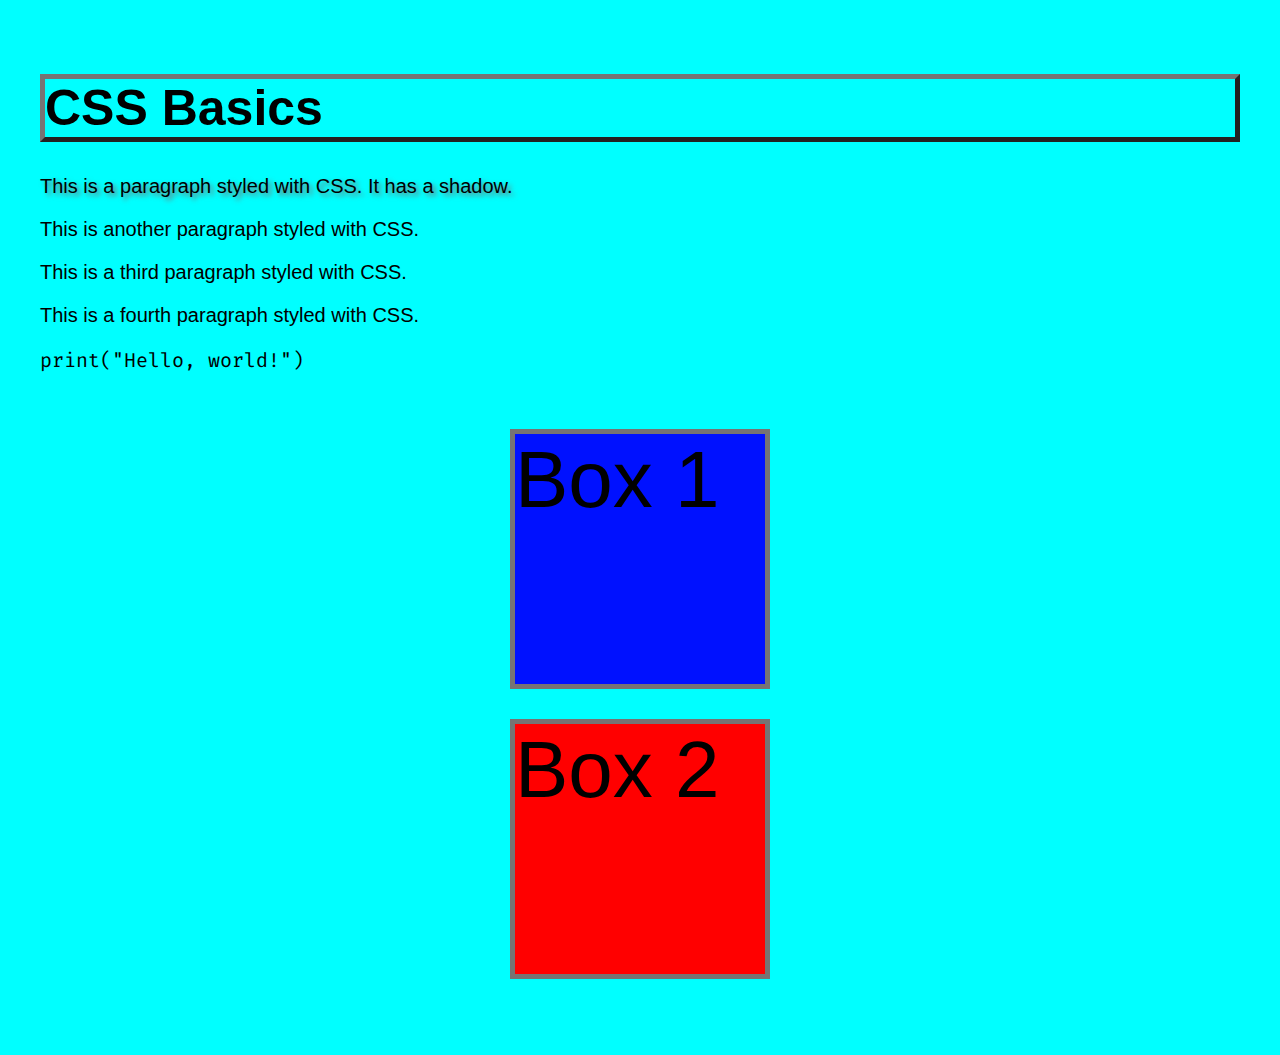
<file: css basics/index.html>
<!DOCTYPE html>
<html lang="en">
<head>
    <meta charset="UTF-8">
    <meta name="viewport" content="width=device-width, initial-scale=1.0">
    <title>CSS Basics</title>
    <link rel="stylesheet" href="style.css">
    <link rel="preconnect" href="https://fonts.googleapis.com">
<link rel="preconnect" href="https://fonts.gstatic.com" crossorigin>
<link href="https://fonts.googleapis.com/css2?family=Fira+Code:wght@300..700&display=swap" rel="stylesheet">
</head>
<body>
    <!-- inline, internal, external-->

    <h1>CSS Basics</h1>
    <p class="p1">This is a paragraph styled with CSS. It has a shadow.</p>
    <p class="p2">This is another paragraph styled with CSS.</p>
    <p class="p3">This is a third paragraph styled with CSS.</p>
    <p class="p4">This is a fourth paragraph styled with CSS.</p>
    <p class="code">print("Hello, world!")</p><br><br>

    <!-- margins-->
    <div class="box" id="box1">Box 1</div>
    <div class="box" id="box2">Box 2</div><br><br>

    <!-- float works just like wrap text in ms word-->
    <!-- you can use float: left, right-->

    <!-- overflow: visible
         overflow: hidden
         overflow: clip
         overflow: scroll
         overflow: auto -->

    <!-- display, block level, inline-->

    <!-- position: relative
         position: fixed
         position: absolute
         position: sticky
         position: static
        -->
    
</body>
</html>
</file>
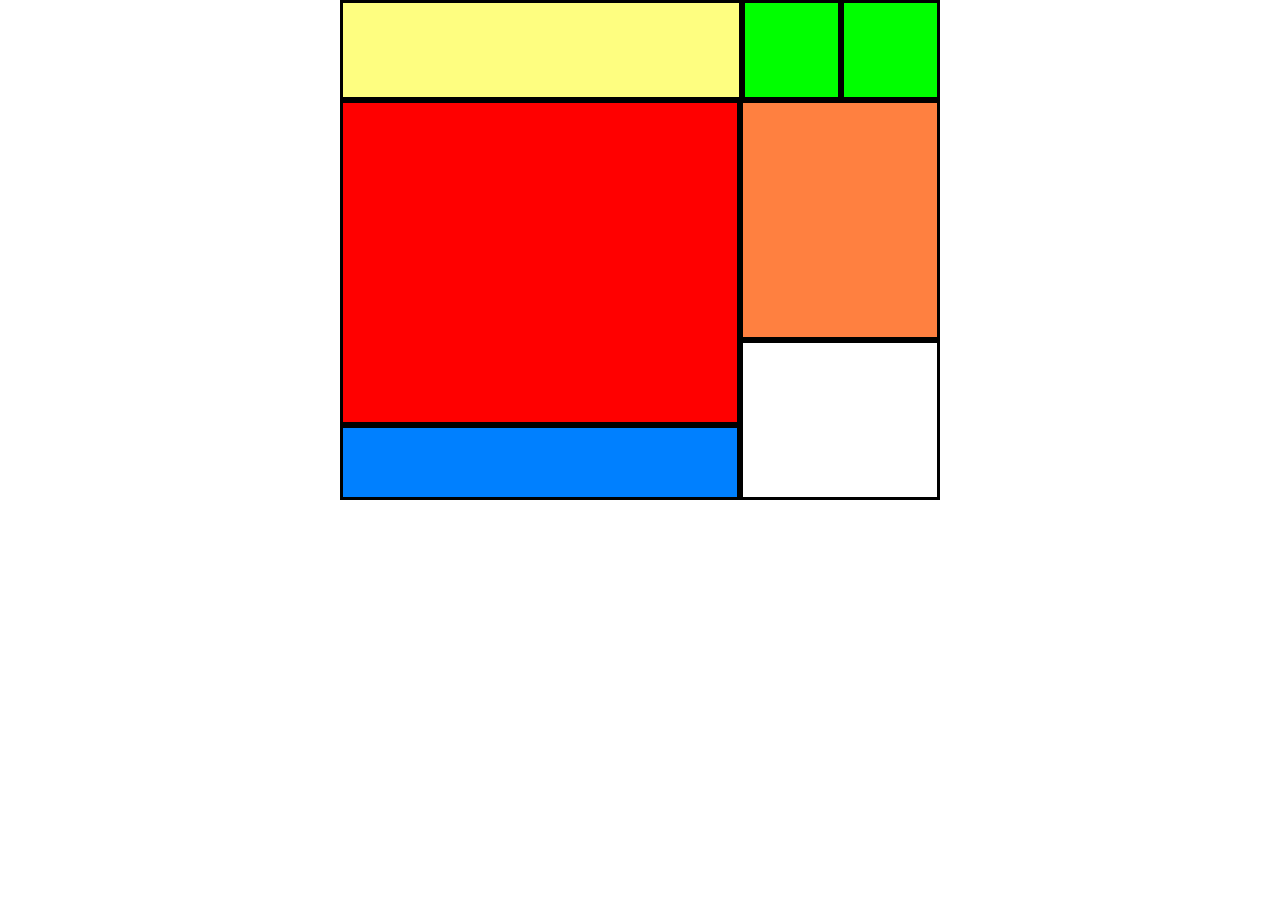
<file: html/activity 2/index.html>
<!DOCTYPE html>
<html lang="en">
<head>
    <meta charset="UTF-8">
    <meta name="viewport" content="width=device-width, initial-scale=1.0">
    <title>Flexbox</title>
    <style>
        * {
            box-sizing: border-box;
        }
        body {
            margin: 0;
            min-height: 100vh;
        }
        #header, #main {
            width: 600px;
            margin: 0 auto;
        }
        #header {
            display: flex;
            height: 100px;
        }
        #box1 {
            width: 67%;
            background-color: #fefe80;
            border: 3px solid #000;
        }
        #box2, #box3 {
            width: 16.5%;
            background-color: #00ff00;
            border: 3px solid #000;
        }
        #main {
            display: grid;
            grid-template-columns: 2fr 1fr;
            grid-template-rows: 1fr 75px;
            width: 600px;
            height: 400px;
            margin: 0 auto;
        }
        #top-row {
            display: contents;
        }
        article {
            background-color: #ff0000;
            border: 3px solid #000;
            grid-column: 1 / 2;
            grid-row: 1 / 2;
        }
        #right-column {
            display: flex;
            flex-direction: column;
            grid-column: 2 / 3;
            grid-row: 1 / 3;
        }
        nav {
            flex: 0 0 60%;
            background-color: #ff8040;
            border: 3px solid #000;
        }
        aside {
            flex: 1 1 0;
            background-color: #fff;
            border: 3px solid #000;
        }
        footer {
            background-color: #0080ff;
            border: 3px solid #000;
            height: 75px;
            grid-column: 1 / 2;
            grid-row: 2 / 3;
        }
    </style>
</head>
<body>
    <div id="header">
        <div id="box1"></div>
        <div id="box2"></div>
        <div id="box3"></div>
    </div>
    <div id="main">
        <div id="top-row">
            <article></article>
            <div id="right-column">
                <nav></nav>
                <aside></aside>
            </div>
        </div>
        <footer></footer>
    </div>
  </body>
</html>
</file>
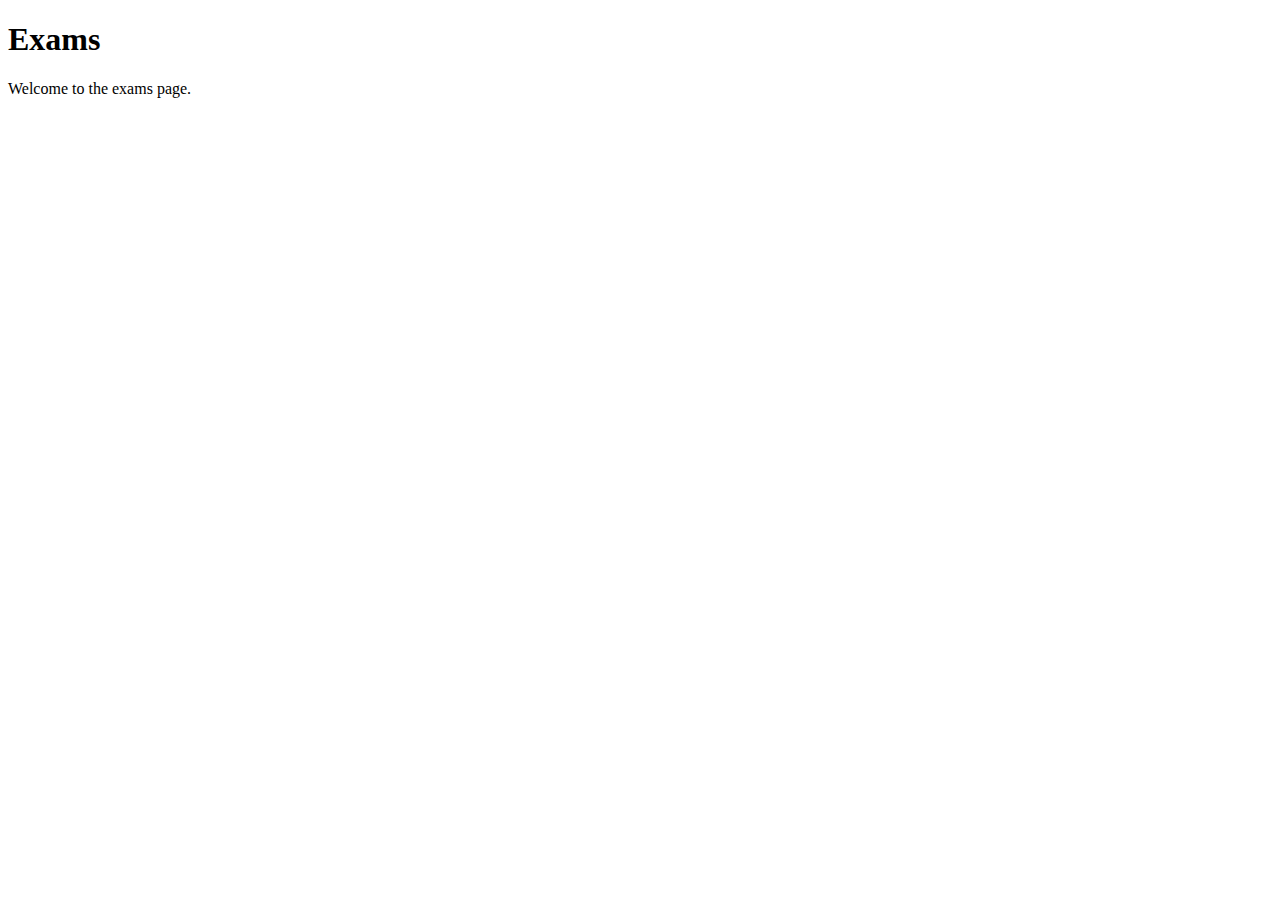
<file: html/exams/index.html>
<!DOCTYPE html>
<html lang="en">
<head>
    <meta charset="UTF-8">
    <meta name="viewport" content="width=device-width, initial-scale=1.0">
    <title>Exams</title>
</head>
<body>
    <h1>Exams</h1>
    <p>Welcome to the exams page.</p>
</body>
</html>
</file>
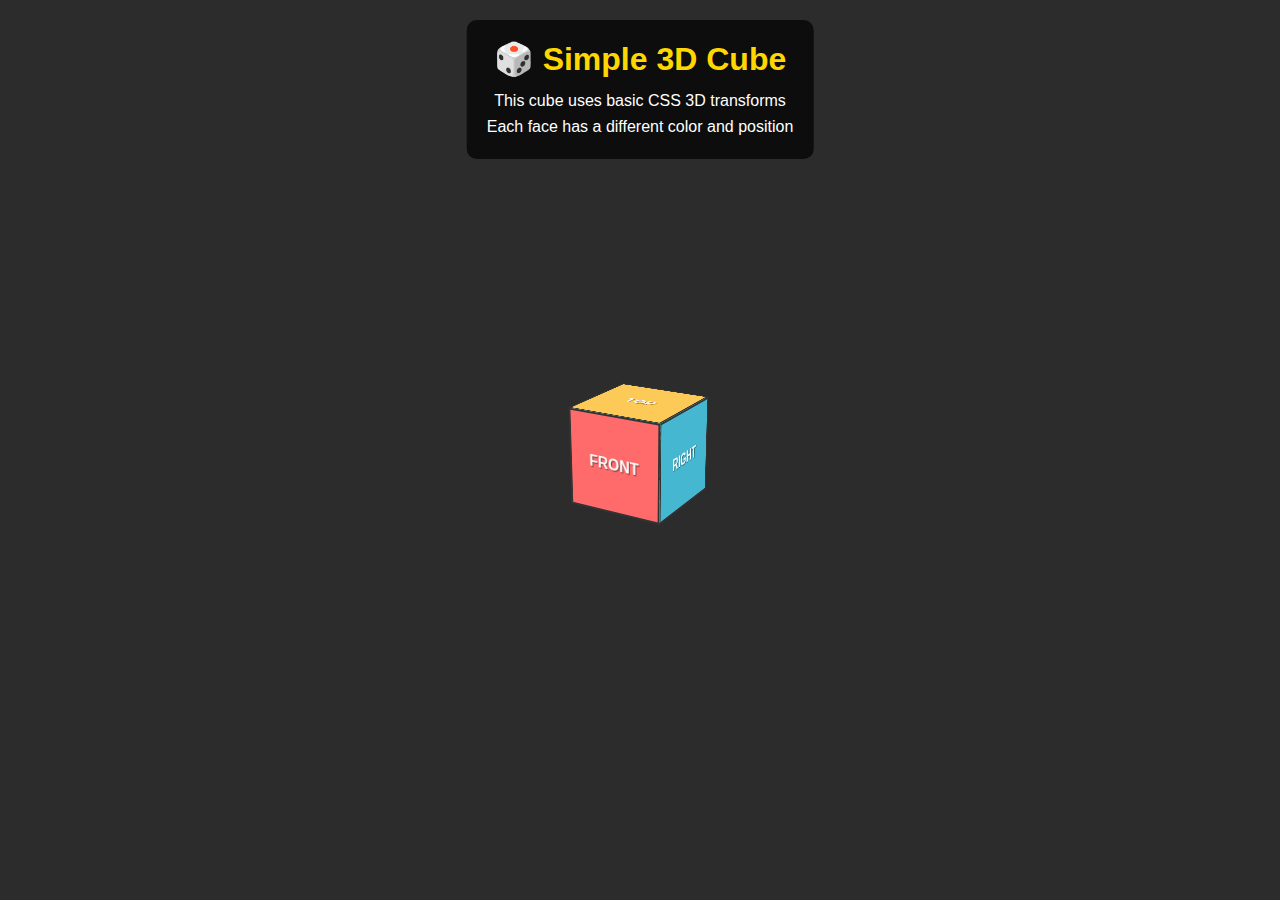
<file: minor a html/bonus/index.html>
<!DOCTYPE html>
<html lang="en">
<head>
    <meta charset="UTF-8">
    <meta name="viewport" content="width=device-width, initial-scale=1.0">
    <title>Simple 3D Cube</title>
    <style>
        * {
            margin: 0;
            padding: 0;
            box-sizing: border-box;
        }

        body {
            background-color: #2c2c2c;
            min-height: 100vh;
            display: flex;
            justify-content: center;
            align-items: center;
            font-family: Arial, sans-serif;
        }

        .cube-container {
            perspective: 800px;
        }

        .cube {
            width: 100px;
            height: 100px;
            position: relative;
            transform-style: preserve-3d;
            transform: rotateX(-20deg) rotateY(-30deg);
        }

        .face {
            position: absolute;
            width: 100px;
            height: 100px;
            border: 2px solid #333;
            display: flex;
            justify-content: center;
            align-items: center;
            font-weight: bold;
            color: white;
            text-shadow: 1px 1px 1px rgba(0,0,0,0.5);
        }

        .front {
            background-color: #ff6b6b;
            transform: translateZ(50px);
        }

        .back {
            background-color: #4ecdc4;
            transform: translateZ(-50px) rotateY(180deg);
        }

        .right {
            background-color: #45b7d1;
            transform: translateX(50px) rotateY(90deg);
        }

        .left {
            background-color: #96ceb4;
            transform: translateX(-50px) rotateY(-90deg);
        }

        .top {
            background-color: #feca57;
            transform: translateY(-50px) rotateX(90deg);
        }

        .bottom {
            background-color: #ff9ff3;
            transform: translateY(50px) rotateX(-90deg);
        }

        .info {
            position: absolute;
            top: 20px;
            left: 50%;
            transform: translateX(-50%);
            color: white;
            text-align: center;
            background: rgba(0,0,0,0.7);
            padding: 20px;
            border-radius: 10px;
        }

        .info h1 {
            margin-bottom: 10px;
            color: #ffd700;
        }

        .info p {
            line-height: 1.6;
        }

        /* ===== COMPLEX VERSION (COMMENTED OUT FOR LEARNING) ===== */
        /*
        .container {
            display: flex;
            gap: 100px;
            align-items: center;
        }

        .cube {
            width: 100px;
            height: 100px;
            position: relative;
            transform-style: preserve-3d;
        }

        .cube:nth-child(1) {
            transform: rotateX(-20deg) rotateY(-45deg);
        }

        .cube:nth-child(2) {
            transform: rotateX(20deg) rotateY(45deg);
        }

        .face {
            position: absolute;
            width: 100px;
            height: 100px;
            border: 2px solid #333;
            display: grid;
            grid-template-columns: repeat(3, 1fr);
            grid-template-rows: repeat(3, 1fr);
            gap: 2px;
            padding: 2px;
        }

        .square {
            border: 1px solid #333;
            border-radius: 2px;
        }

        .front .square { background-color: #ffffff; }
        .back .square { background-color: #ffff00; }
        .right .square { background-color: #ff0000; }
        .left .square { background-color: #ff8c00; }
        .top .square { background-color: #0000ff; }
        .bottom .square { background-color: #00ff00; }

        .cube:nth-child(2) .front .square { background-color: #ff0000; }
        .cube:nth-child(2) .back .square { background-color: #0000ff; }
        .cube:nth-child(2) .right .square { background-color: #ffff00; }
        .cube:nth-child(2) .left .square { background-color: #00ff00; }
        .cube:nth-child(2) .top .square { background-color: #ff8c00; }
        .cube:nth-child(2) .bottom .square { background-color: #ffffff; }
        */
    </style>
</head>
<body>
    <div class="info">
        <h1>🎲 Simple 3D Cube</h1>
        <p>This cube uses basic CSS 3D transforms</p>
        <p>Each face has a different color and position</p>
    </div>

    <div class="cube-container">
        <div class="cube">
            <div class="face front">FRONT</div>
            <div class="face back">BACK</div>
            <div class="face right">RIGHT</div>
            <div class="face left">LEFT</div>
            <div class="face top">TOP</div>
            <div class="face bottom">BOTTOM</div>
        </div>
    </div>

    <!-- ===== COMPLEX VERSION HTML (COMMENTED OUT FOR LEARNING) ===== -->
    <!--
    <div class="container">
        <div class="cube">
            <div class="face front">
                <div class="square"></div><div class="square"></div><div class="square"></div>
                <div class="square"></div><div class="square"></div><div class="square"></div>
                <div class="square"></div><div class="square"></div><div class="square"></div>
            </div>
            <div class="face back">
                <div class="square"></div><div class="square"></div><div class="square"></div>
                <div class="square"></div><div class="square"></div><div class="square"></div>
                <div class="square"></div><div class="square"></div><div class="square"></div>
            </div>
            <div class="face right">
                <div class="square"></div><div class="square"></div><div class="square"></div>
                <div class="square"></div><div class="square"></div><div class="square"></div>
                <div class="square"></div><div class="square"></div><div class="square"></div>
            </div>
            <div class="face left">
                <div class="square"></div><div class="square"></div><div class="square"></div>
                <div class="square"></div><div class="square"></div><div class="square"></div>
                <div class="square"></div><div class="square"></div><div class="square"></div>
            </div>
            <div class="face top">
                <div class="square"></div><div class="square"></div><div class="square"></div>
                <div class="square"></div><div class="square"></div><div class="square"></div>
                <div class="square"></div><div class="square"></div><div class="square"></div>
            </div>
            <div class="face bottom">
                <div class="square"></div><div class="square"></div><div class="square"></div>
                <div class="square"></div><div class="square"></div><div class="square"></div>
                <div class="square"></div><div class="square"></div><div class="square"></div>
            </div>
        </div>

        <div class="cube">
            <div class="face front">
                <div class="square"></div><div class="square"></div><div class="square"></div>
                <div class="square"></div><div class="square"></div><div class="square"></div>
                <div class="square"></div><div class="square"></div><div class="square"></div>
            </div>
            <div class="face back">
                <div class="square"></div><div class="square"></div><div class="square"></div>
                <div class="square"></div><div class="square"></div><div class="square"></div>
                <div class="square"></div><div class="square"></div><div class="square"></div>
            </div>
            <div class="face right">
                <div class="square"></div><div class="square"></div><div class="square"></div>
                <div class="square"></div><div class="square"></div><div class="square"></div>
                <div class="square"></div><div class="square"></div><div class="square"></div>
            </div>
            <div class="face left">
                <div class="square"></div><div class="square"></div><div class="square"></div>
                <div class="square"></div><div class="square"></div><div class="square"></div>
                <div class="square"></div><div class="square"></div><div class="square"></div>
            </div>
            <div class="face top">
                <div class="square"></div><div class="square"></div><div class="square"></div>
                <div class="square"></div><div class="square"></div><div class="square"></div>
                <div class="square"></div><div class="square"></div><div class="square"></div>
            </div>
            <div class="face bottom">
                <div class="square"></div><div class="square"></div><div class="square"></div>
                <div class="square"></div><div class="square"></div><div class="square"></div>
                <div class="square"></div><div class="square"></div><div class="square"></div>
            </div>
        </div>
    </div>
    -->
</body>
</html>
</file>
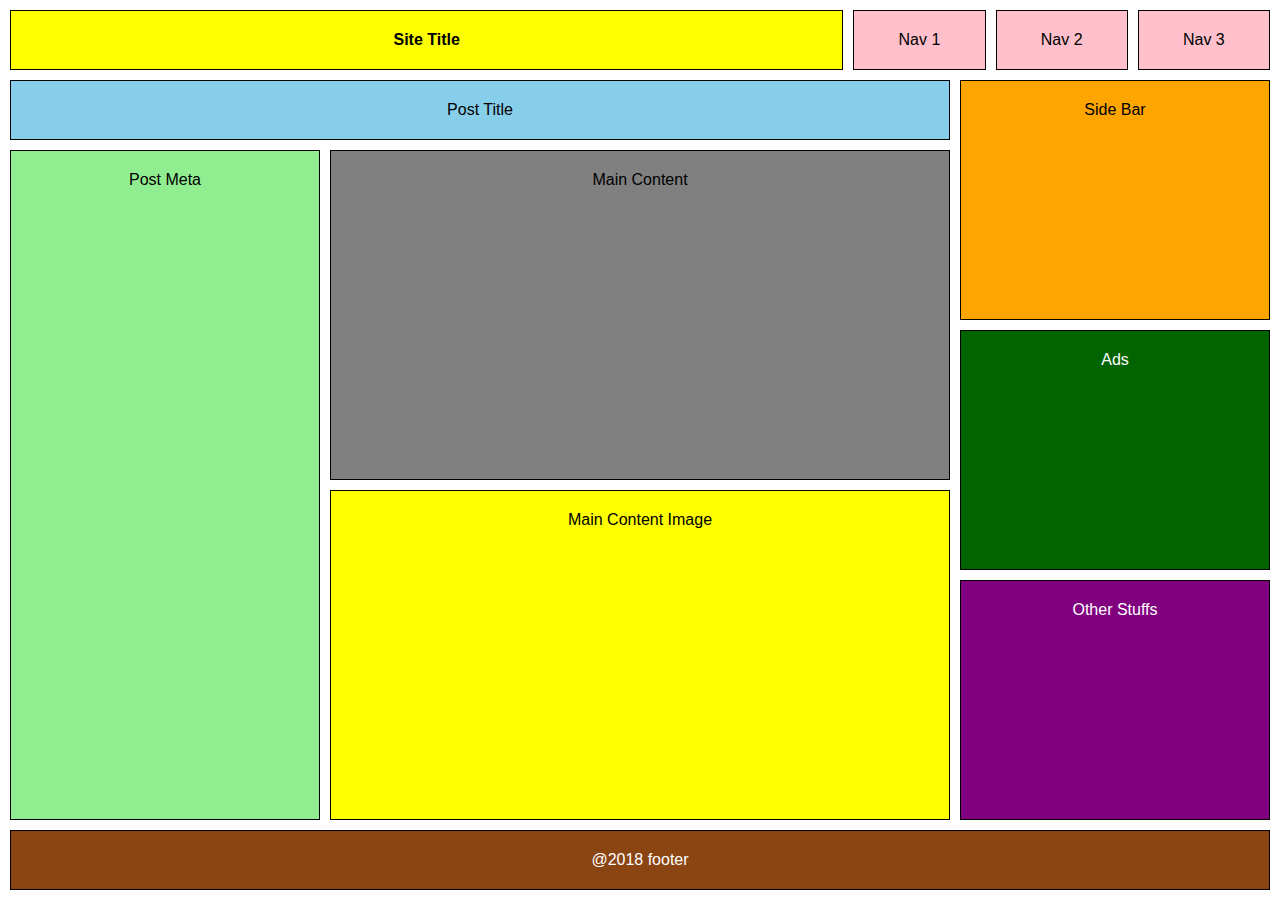
<file: minor a html/css grids/index.html>
<!DOCTYPE html>
<html lang="en">
<head>
    <meta charset="UTF-8">
    <meta name="viewport" content="width=device-width, initial-scale=1.0">
    <title>CSS Grid Layout</title>
    <style>
        * {
            margin: 0;
            padding: 0;
            box-sizing: border-box;
        }

        body {
            font-family: Arial, sans-serif;
            min-height: 100vh;
        }

        .container {
            display: grid;
            grid-template-areas: 
                "header header header"
                "post-title post-title sidebar"
                "post-meta main-content sidebar"
                "post-meta main-image sidebar"
                "footer footer footer";
            grid-template-columns: 1fr 2fr 1fr;
            grid-template-rows: auto auto 1fr 1fr auto;
            gap: 10px;
            min-height: 100vh;
            padding: 10px;
        }

        .header {
            grid-area: header;
            display: grid;
            grid-template-columns: 2fr 1fr;
            gap: 10px;
        }

        .site-title {
            background-color: #ffff00;
            padding: 20px;
            text-align: center;
            font-weight: bold;
            border: 1px solid #000;
        }

        .navigation {
            display: grid;
            grid-template-columns: repeat(3, 1fr);
            gap: 10px;
        }

        .nav-item {
            background-color: #ffc0cb;
            padding: 20px;
            text-align: center;
            border: 1px solid #000;
        }

        .post-title {
            grid-area: post-title;
            background-color: #87ceeb;
            padding: 20px;
            text-align: center;
            border: 1px solid #000;
        }

        .post-meta {
            grid-area: post-meta;
            background-color: #90ee90;
            padding: 20px;
            text-align: center;
            border: 1px solid #000;
        }

        .main-content {
            grid-area: main-content;
            background-color: #808080;
            padding: 20px;
            text-align: center;
            border: 1px solid #000;
        }

        .main-image {
            grid-area: main-image;
            background-color: #ffff00;
            padding: 20px;
            text-align: center;
            border: 1px solid #000;
        }

        .sidebar {
            grid-area: sidebar;
            display: grid;
            grid-template-rows: auto auto auto;
            gap: 10px;
        }

        .side-bar {
            background-color: #ffa500;
            padding: 20px;
            text-align: center;
            border: 1px solid #000;
        }

        .ads {
            background-color: #006400;
            padding: 20px;
            text-align: center;
            border: 1px solid #000;
            color: white;
        }

        .other-stuffs {
            background-color: #800080;
            padding: 20px;
            text-align: center;
            border: 1px solid #000;
            color: white;
        }

        .footer {
            grid-area: footer;
            background-color: #8b4513;
            padding: 20px;
            text-align: center;
            border: 1px solid #000;
            color: white;
        }

        /* Responsive Design */
        @media (max-width: 768px) {
            .container {
                grid-template-areas: 
                    "header"
                    "post-title"
                    "post-meta"
                    "main-content"
                    "main-image"
                    "sidebar"
                    "footer";
                grid-template-columns: 1fr;
                grid-template-rows: auto auto auto auto auto auto auto;
            }

            .header {
                grid-template-columns: 1fr;
                grid-template-rows: auto auto;
            }

            .navigation {
                grid-template-columns: 1fr;
                grid-template-rows: repeat(3, auto);
            }

            .sidebar {
                grid-template-rows: auto auto auto;
            }
        }
    </style>
</head>
<body>
    <div class="container">
        <header class="header">
            <div class="site-title">Site Title</div>
            <nav class="navigation">
                <div class="nav-item">Nav 1</div>
                <div class="nav-item">Nav 2</div>
                <div class="nav-item">Nav 3</div>
            </nav>
        </header>

        <div class="post-title">Post Title</div>

        <div class="post-meta">Post Meta</div>

        <div class="main-content">Main Content</div>

        <div class="main-image">Main Content Image</div>

        <aside class="sidebar">
            <div class="side-bar">Side Bar</div>
            <div class="ads">Ads</div>
            <div class="other-stuffs">Other Stuffs</div>
        </aside>

        <footer class="footer">@2018 footer</footer>
    </div>
</body>
</html>
</file>
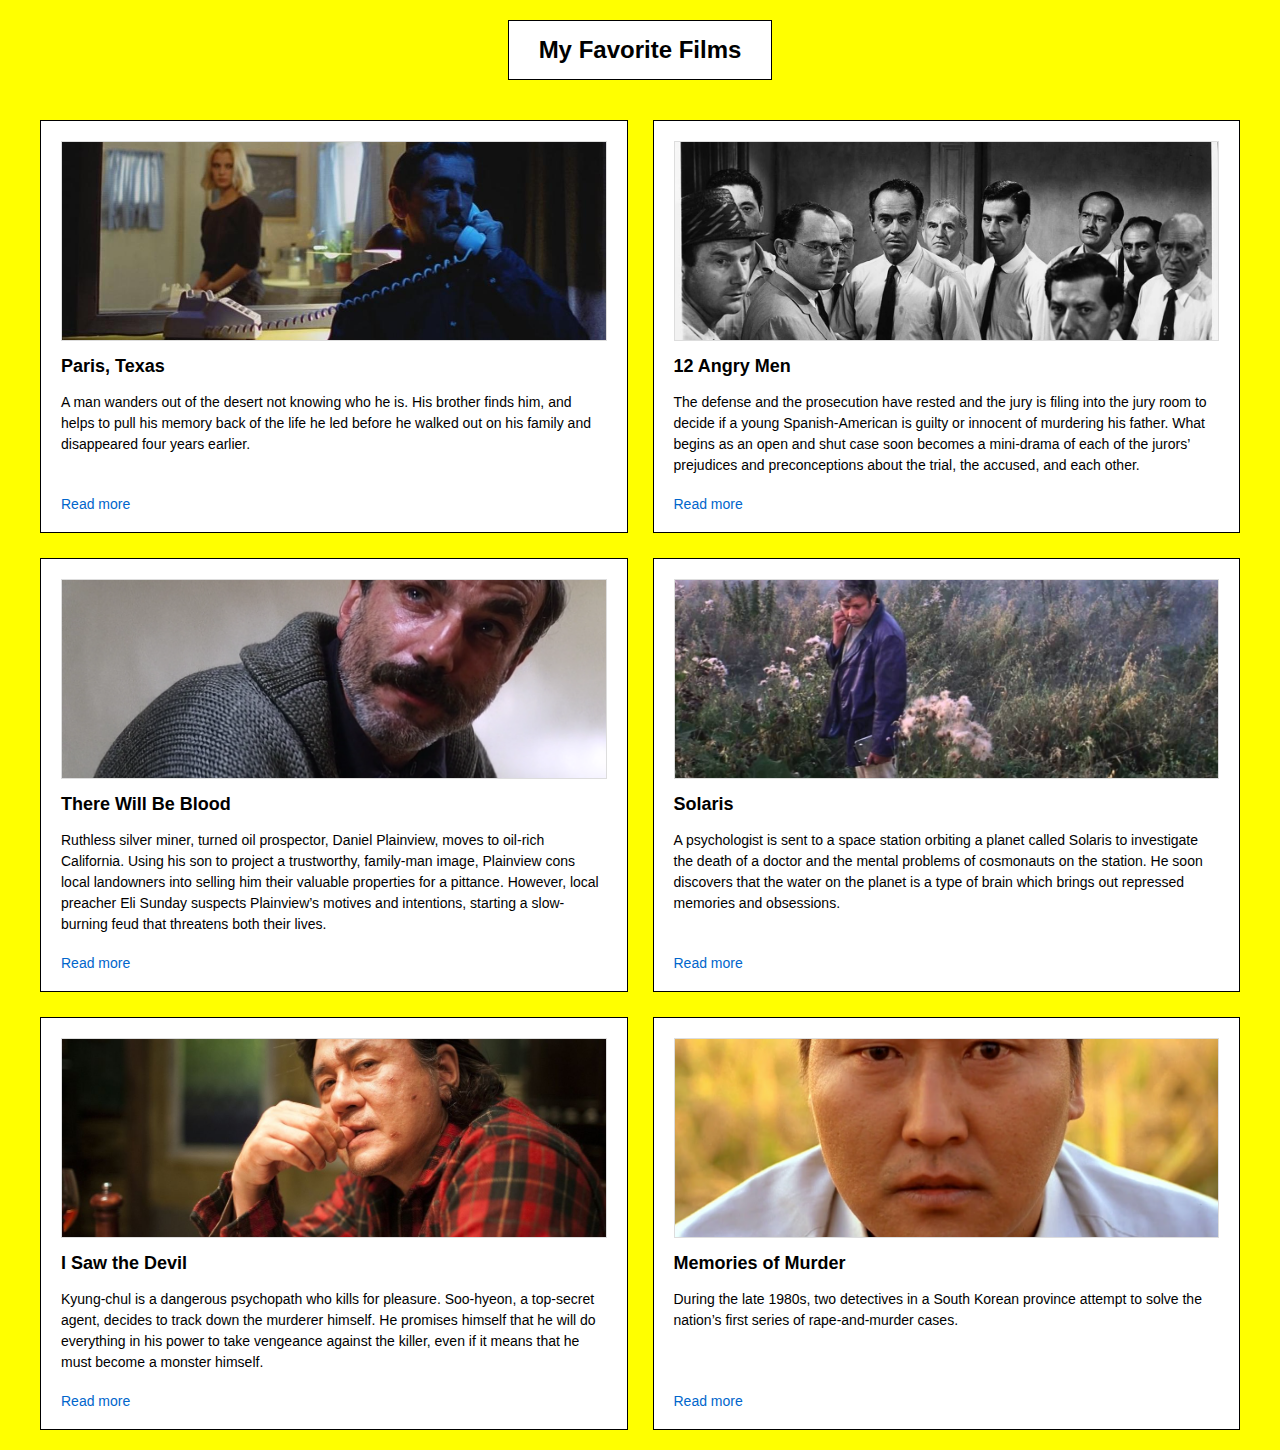
<file: minor a html/modern layout/index.html>
<!DOCTYPE html>
<html lang="en">
<head>
    <meta charset="UTF-8">
    <meta name="viewport" content="width=device-width, initial-scale=1.0">
    <title>Blog Posts</title>
    <style>
        * {
            margin: 0;
            padding: 0;
            box-sizing: border-box;
        }

        body {
            background-color: #ffff00;
            font-family: Arial, sans-serif;
            min-height: 100vh;
            padding: 20px;
        }

        .container {
            max-width: 1200px;
            margin: 0 auto;
        }

        .header {
            text-align: center;
            margin-bottom: 40px;
        }

        .header h1 {
            background-color: white;
            border: 1px solid black;
            padding: 15px 30px;
            display: inline-block;
            font-size: 24px;
            font-weight: bold;
        }

        .blog-grid {
            display: grid;
            grid-template-columns: repeat(auto-fit, minmax(300px, 1fr));
            gap: 20px;
            margin-top: 20px;
        }

        .blog-card {
            background-color: white;
            border: 1px solid black;
            padding: 20px;
            display: flex;
            flex-direction: column;
            height: 100%;
        }

        .blog-card img {
            width: 100%;
            height: 200px;
            object-fit: cover;
            margin-bottom: 15px;
            border: 1px solid #ddd;
        }

        .blog-card h2 {
            font-size: 18px;
            font-weight: bold;
            margin-bottom: 15px;
            color: black;
        }

        .blog-card p {
            font-size: 14px;
            line-height: 1.5;
            margin-bottom: 20px;
            color: black;
            flex-grow: 1;
        }

        .blog-card a {
            color: #0066cc;
            text-decoration: none;
            font-size: 14px;
            align-self: flex-start;
        }

        .blog-card a:hover {
            text-decoration: underline;
        }

        /* Desktop styles for screens >= 1440px */
        @media (min-width: 1440px) {
            .blog-grid {
                grid-template-columns: repeat(3, 1fr);
                gap: 30px;
            }
            
            .blog-card {
                padding: 25px;
            }
            
            .blog-card h2 {
                font-size: 20px;
            }
            
            .blog-card p {
                font-size: 16px;
            }
        }

        /* Tablet styles */
        @media (max-width: 1439px) and (min-width: 768px) {
            .blog-grid {
                grid-template-columns: repeat(2, 1fr);
                gap: 25px;
            }
        }

        /* Mobile styles */
        @media (max-width: 767px) {
            .blog-grid {
                grid-template-columns: 1fr;
                gap: 20px;
            }
            
            .container {
                padding: 0 10px;
            }
            
            .header h1 {
                font-size: 20px;
                padding: 12px 20px;
            }
        }
    </style>
</head>
<body>
    <div class="container">
        <header class="header">
            <h1>My Favorite Films</h1>
        </header>
        
        <div class="blog-grid">
            <article class="blog-card">
                <img src="images/Paristexas.jpg" alt="Paris, Texas">
                <h2>Paris, Texas</h2>
                <p>A man wanders out of the desert not knowing who he is. His brother finds him, and helps to pull his memory back of the life he led before he walked out on his family and disappeared four years earlier.</p>
                <a href="https://letterboxd.com/film/paris-texas/" target="_blank">Read more</a>
            </article>
            
            <article class="blog-card">
                <img src="images/angrymen.jpg" alt="12 Angry Men">
                <h2>12 Angry Men</h2>
                <p>The defense and the prosecution have rested and the jury is filing into the jury room to decide if a young Spanish-American is guilty or innocent of murdering his father. What begins as an open and shut case soon becomes a mini-drama of each of the jurors’ prejudices and preconceptions about the trial, the accused, and each other.</p>
                <a href="https://letterboxd.com/film/12-angry-men/" target="_blank">Read more</a>
            </article>
            
            <article class="blog-card">
                <img src="images/milkshake.png" alt="There Will Be Blood">
                <h2>There Will Be Blood</h2>
                <p>Ruthless silver miner, turned oil prospector, Daniel Plainview, moves to oil-rich California. Using his son to project a trustworthy, family-man image, Plainview cons local landowners into selling him their valuable properties for a pittance. However, local preacher Eli Sunday suspects Plainview’s motives and intentions, starting a slow-burning feud that threatens both their lives.</p>
                <a href="https://letterboxd.com/film/there-will-be-blood/" target="_blank">Read more</a>
            </article>
            
            <article class="blog-card">
                <img src="images/solaris.jpg" alt="Solaris">
                <h2>Solaris</h2>
                <p>A psychologist is sent to a space station orbiting a planet called Solaris to investigate the death of a doctor and the mental problems of cosmonauts on the station. He soon discovers that the water on the planet is a type of brain which brings out repressed memories and obsessions.</p>
                <a href="https://letterboxd.com/film/solaris/" target="_blank">Read more</a>
            </article>
            
            <article class="blog-card">
                <img src="images/isawthedevil.jpg" alt="I Saw the Devil">
                <h2>I Saw the Devil</h2>
                <p>Kyung-chul is a dangerous psychopath who kills for pleasure. Soo-hyeon, a top-secret agent, decides to track down the murderer himself. He promises himself that he will do everything in his power to take vengeance against the killer, even if it means that he must become a monster himself.</p>
                <a href="https://letterboxd.com/film/i-saw-the-devil/" target="_blank">Read more</a>
            </article>
            
            <article class="blog-card">
                <img src="images/fourthwall.jpg" alt="Memories of Murder">
                <h2>Memories of Murder</h2>
                <p>During the late 1980s, two detectives in a South Korean province attempt to solve the nation’s first series of rape-and-murder cases.</p>
                <a href="https://letterboxd.com/film/memories-of-murder/" target="_blank">Read more</a>
            </article>
        </div>
    </div>
</body>
</html>
</file>
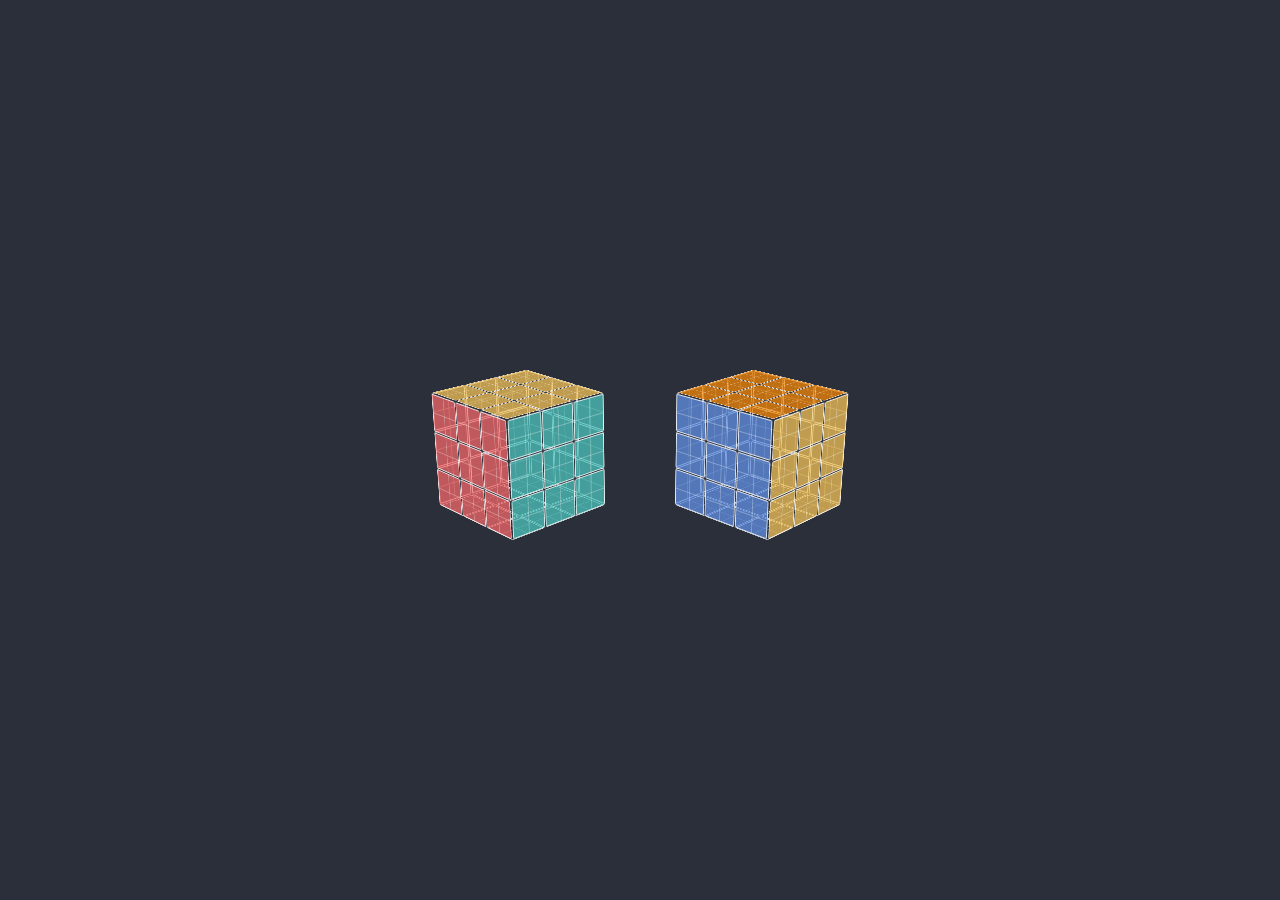
<file: html/exams/minor a html/bonus/index.html>
<!DOCTYPE html>
<html lang="en">
<head>
    <meta charset="UTF-8">
    <meta name="viewport" content="width=device-width, initial-scale=1.0">
    <title>Isometric 3D Cubes (God help me)</title>
    <style>
        * {
            margin: 0;
            padding: 0;
            box-sizing: border-box;
        }

        body {
            background-color: #2a2f3a;
            min-height: 100vh;
            display: flex;
            justify-content: center;
            align-items: center;
            font-family: Arial, sans-serif;
        }

        .container {
            display: flex;
            gap: 120px;
            align-items: center;
            perspective: 1000px;
        }

        .cube {
            width: 120px;
            height: 120px;
            position: relative;
            transform-style: preserve-3d;
            transform: rotateX(-20deg) rotateY(-45deg);
        }

        .cube:nth-child(2) {
            transform: rotateX(-20deg) rotateY(-45deg);
        }

        .face {
            position: absolute;
            width: 120px;
            height: 120px;
            display: grid;
            grid-template-columns: repeat(3, 1fr);
            grid-template-rows: repeat(3, 1fr);
            gap: 1px;
            padding: 1px;
        }

        .block {
            border: 1px solid rgba(255, 255, 255, 0.8);
            border-radius: 2px;
            position: relative;
        }

        /* Left Cube Colors */
        .cube:nth-child(1) .front .block {
            background-color: rgba(255, 107, 107, 0.7); /* coral/reddish-pink */
        }
        .cube:nth-child(1) .right .block {
            background-color: rgba(78, 205, 196, 0.7); /* teal/blue-green */
        }
        .cube:nth-child(1) .top .block {
            background-color: rgba(254, 202, 87, 0.7); /* bright yellow-orange */
        }

        /* Right Cube Colors */
        .cube:nth-child(2) .front .block {
            background-color: rgba(100, 149, 237, 0.7); /* medium purplish-blue */
        }
        .cube:nth-child(2) .right .block {
            background-color: rgba(254, 202, 87, 0.7); /* bright yellow-orange */
        }
        .cube:nth-child(2) .top .block {
            background-color: rgba(255, 140, 0, 0.7); /* burnt orange/reddish-orange */
        }

        /* Face positions */
        .front {
            transform: translateZ(60px);
        }

        .back {
            transform: translateZ(-60px) rotateY(180deg);
        }

        .right {
            transform: translateX(60px) rotateY(90deg);
        }

        .left {
            transform: translateX(-60px) rotateY(-90deg);
        }

        .top {
            transform: translateY(-60px) rotateX(90deg);
        }

        .bottom {
            transform: translateY(60px) rotateX(-90deg);
        }

        /* Add subtle inner grid lines */
        .block::before {
            content: '';
            position: absolute;
            top: 50%;
            left: 0;
            right: 0;
            height: 1px;
            background-color: rgba(255, 255, 255, 0.3);
        }

        .block::after {
            content: '';
            position: absolute;
            left: 50%;
            top: 0;
            bottom: 0;
            width: 1px;
            background-color: rgba(255, 255, 255, 0.3);
        }
    </style>
</head>
<body>
    <div class="container">
        <div class="cube">
            <div class="face front">
                <div class="block"></div><div class="block"></div><div class="block"></div>
                <div class="block"></div><div class="block"></div><div class="block"></div>
                <div class="block"></div><div class="block"></div><div class="block"></div>
            </div>
            <div class="face back">
                <div class="block"></div><div class="block"></div><div class="block"></div>
                <div class="block"></div><div class="block"></div><div class="block"></div>
                <div class="block"></div><div class="block"></div><div class="block"></div>
            </div>
            <div class="face right">
                <div class="block"></div><div class="block"></div><div class="block"></div>
                <div class="block"></div><div class="block"></div><div class="block"></div>
                <div class="block"></div><div class="block"></div><div class="block"></div>
            </div>
            <div class="face left">
                <div class="block"></div><div class="block"></div><div class="block"></div>
                <div class="block"></div><div class="block"></div><div class="block"></div>
                <div class="block"></div><div class="block"></div><div class="block"></div>
            </div>
            <div class="face top">
                <div class="block"></div><div class="block"></div><div class="block"></div>
                <div class="block"></div><div class="block"></div><div class="block"></div>
                <div class="block"></div><div class="block"></div><div class="block"></div>
            </div>
            <div class="face bottom">
                <div class="block"></div><div class="block"></div><div class="block"></div>
                <div class="block"></div><div class="block"></div><div class="block"></div>
                <div class="block"></div><div class="block"></div><div class="block"></div>
            </div>
        </div>

        <div class="cube">
            <div class="face front">
                <div class="block"></div><div class="block"></div><div class="block"></div>
                <div class="block"></div><div class="block"></div><div class="block"></div>
                <div class="block"></div><div class="block"></div><div class="block"></div>
            </div>
            <div class="face back">
                <div class="block"></div><div class="block"></div><div class="block"></div>
                <div class="block"></div><div class="block"></div><div class="block"></div>
                <div class="block"></div><div class="block"></div><div class="block"></div>
            </div>
            <div class="face right">
                <div class="block"></div><div class="block"></div><div class="block"></div>
                <div class="block"></div><div class="block"></div><div class="block"></div>
                <div class="block"></div><div class="block"></div><div class="block"></div>
            </div>
            <div class="face left">
                <div class="block"></div><div class="block"></div><div class="block"></div>
                <div class="block"></div><div class="block"></div><div class="block"></div>
                <div class="block"></div><div class="block"></div><div class="block"></div>
            </div>
            <div class="face top">
                <div class="block"></div><div class="block"></div><div class="block"></div>
                <div class="block"></div><div class="block"></div><div class="block"></div>
                <div class="block"></div><div class="block"></div><div class="block"></div>
            </div>
            <div class="face bottom">
                <div class="block"></div><div class="block"></div><div class="block"></div>
                <div class="block"></div><div class="block"></div><div class="block"></div>
                <div class="block"></div><div class="block"></div><div class="block"></div>
            </div>
        </div>
    </div>
</body>
</html>
</file>
<file: css basics/style.css>
body{
    background-color: aqua; margin: 30px; padding: 10px;
}
h1{
    color:rgb(0, 0, 0); font-family: "Cabin", sans-serif; font-size: 50px; 
    border-style: outset; border-width: 5px; border-color: rgb(119, 115, 115);
}
.p1{
    color:rgb(0, 0, 0); font-family: "Cabin", sans-serif; font-size: 20px;
    text-shadow: 3px 3px 5px rgb(119, 115, 115);
}
.p2{
    color:rgb(0, 0, 0); font-family: "Cabin", sans-serif; font-size: 20px; 
    }
.p4{
    color:rgb(0, 0, 0); font-family: "Cabin", sans-serif; font-size: 20px; 
}
.p3{
    color:rgb(0, 0, 0); font-family: "Cabin", sans-serif; font-size: 20px;
}
.code{
    color:rgb(0, 0, 0); font-family: "Fira Code", Courier, monospace; font-size: 20px;
}
.box{
    font-family: "Cabin", sans-serif; border: 5px solid rgb(119, 115, 115);
    font-size: 5em; width: 250px; height: 250px; margin: auto; 
}
#box1{
    background-color: rgb(0, 17, 255); margin-bottom: 30px;
}
#box2{
    background-color: rgb(255, 0, 0);
}
</file>
